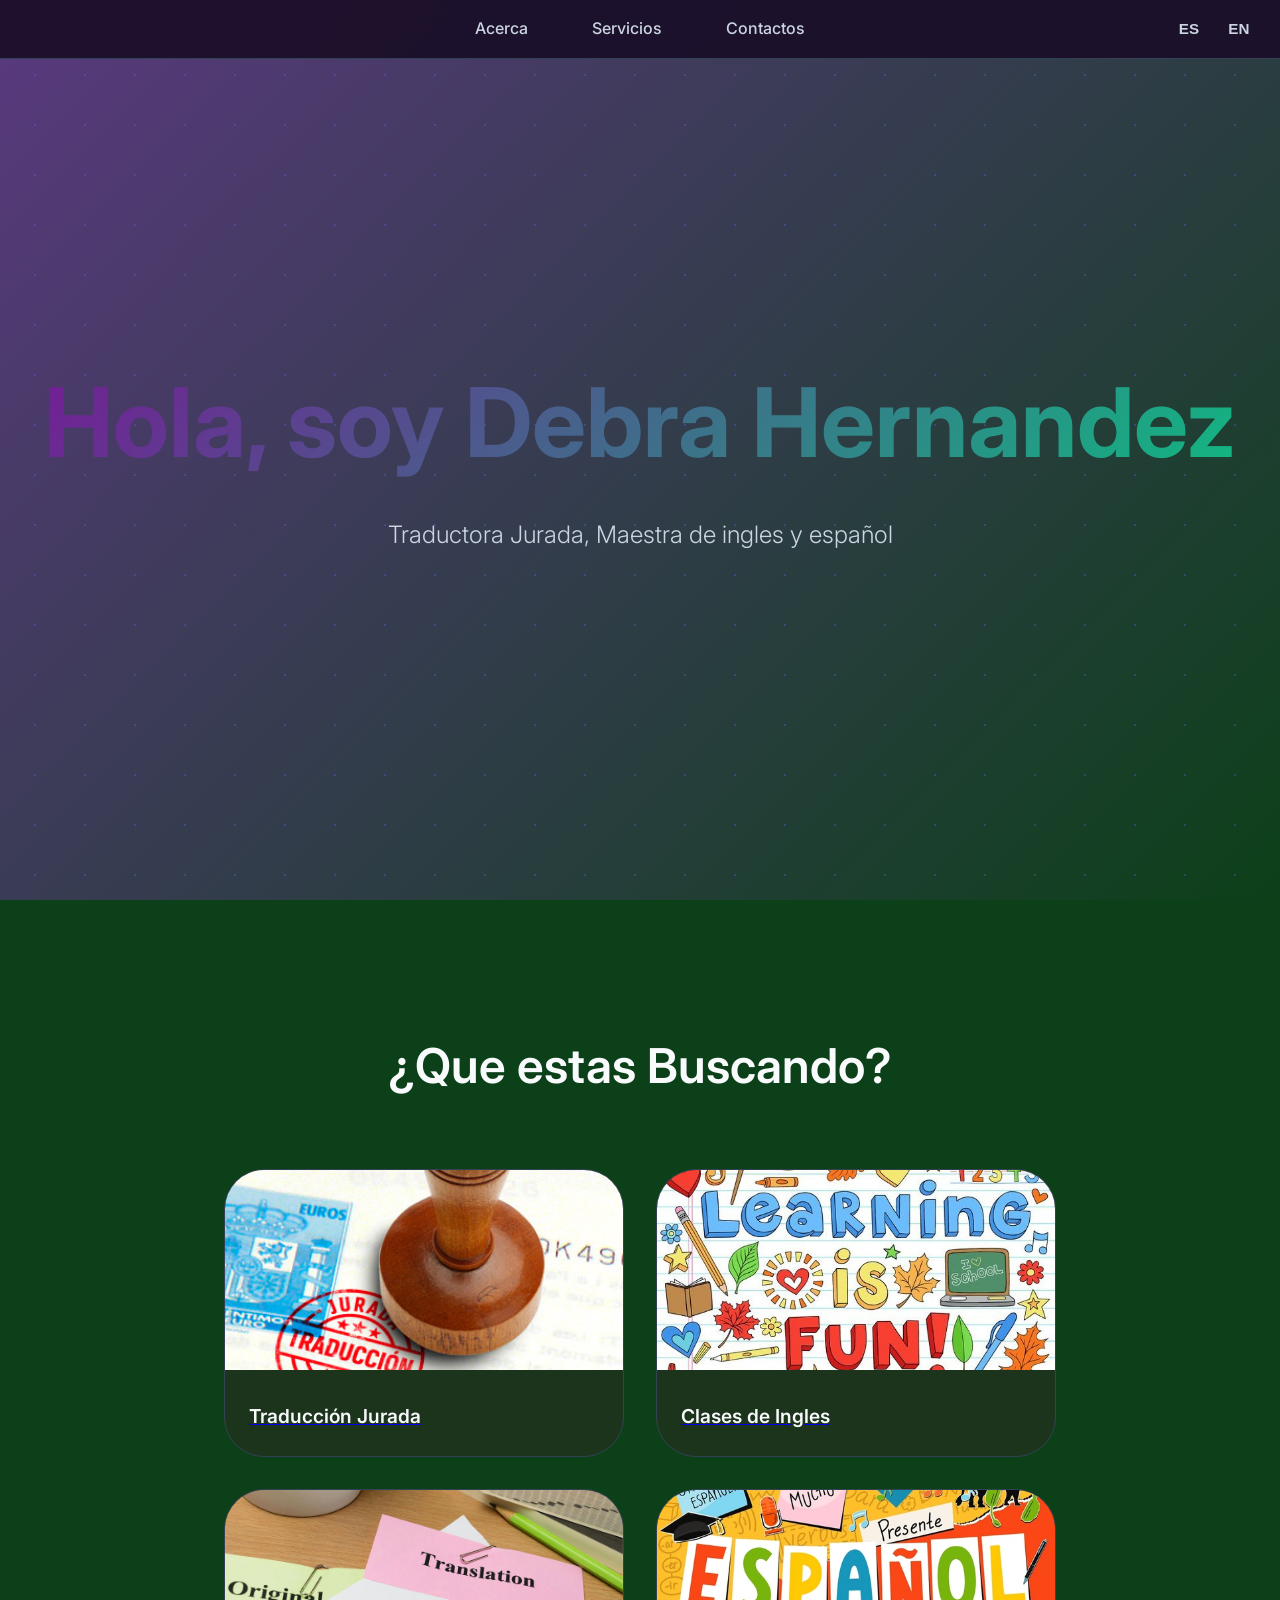
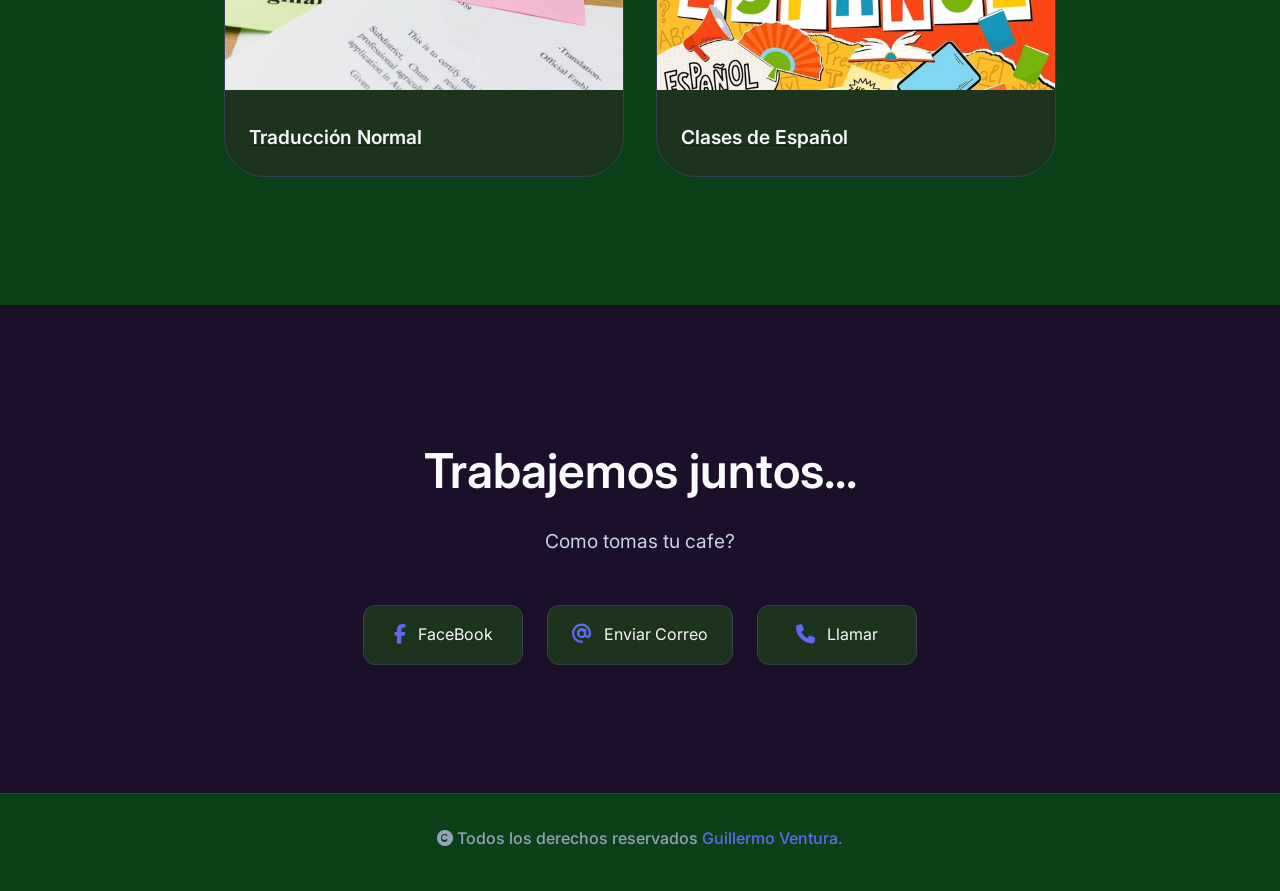
<file: index.html>
<!DOCTYPE html>
<html lang="es">
<head>
    <meta charset="UTF-8">
    <meta name="viewport" content="width=device-width, initial-scale=1.0">
    <title>Spanish or Inglish</title>
    <link href="https://fonts.googleapis.com/css2?family=Inter:wght@300;400;500;600;700&display=swap" rel="stylesheet">
    <link rel="stylesheet" href="https://cdnjs.cloudflare.com/ajax/libs/font-awesome/6.4.0/css/all.min.css">
    <link rel="stylesheet" href="style.css">
</head>
<body>
    <nav id="navbar" class="nav">
        <ul class="nav-list">
            <li><a href="#welcome-section" data-section="nav-list" data-value="welcome-section">Acerca</a></li>
            <li><a href="#projects" data-section="nav-list" data-value="projects">Servicios</a></li>
            <li><a href="#contact" data-section="nav-list" data-value="contact">Contactos</a></li>
        </ul>
        <div id="language-buttons" class="language-buttons">
            <button data-language="es">ES</button>
            <button data-language="en">EN</button>
        </div>
    </nav>
    <section id="welcome-section" class="welcome-section">
        <h1 data-section="welcome-section" data-value="title">Hola, soy Debra Hernandez</h1>
        <p data-section="welcome-section" data-value="subtitle">Traductora Jurada, Maestra de ingles y español</p>
    </section>
    <section id="projects" class="projects-section">
        <h2 class="projects-section-header" data-section="projects" data-value="title">
            ¿Que estas Buscando?
        </h2>
        <div class= "projects-grid">
            <a href= "jurada.html" target= "_blank" class="project">
                <img
                class="project-image"
                src="jurada.png"
                alt="Proyecto Calculadora"
                />
                <p class="project-title" data-section="project-title" data-value="jurada">
                    Traducción Jurada 
                </p>
            </a>
            <a href= "#" target= "_blank" class="project">
                <img
                class="project-image"
                src="ingles.png"
                alt="Proyecto conexion con un Servidor"
                />
                <p class="project-title" data-section="project-title" data-value="ingles">
                    Clases de Ingles
                </p>
            </a>
            <a href= "#" target= "_blank" class="project">
                <img
                class="project-image"
                src="normal.png"
                alt="Proyecto pagina de un banco"
                />
                <p class="project-title" data-section="project-title" data-value="normal">
                    Traducción Normal
                </p>
            </a>
            <a href= "#" target= "_blank" class="project">
                <img
                class="project-image"
                src="espanol.png"
                alt="Proyecto adivina el numero"
                />
                <p class="project-title" data-section="project-title" data-value="espanol">
                    Clases de Español
                </p>
            </a>
        </div>
    </section>
    <section id="contact" class="contact-section">
        <div class="contact-section-header">
            <h2 data-section="contact" data-value="title">Trabajemos juntos...</h2>
            <p data-section="contact" data-value="subtitle">Como tomas tu cafe?</p>
        </div>
        <div class="contact-links">
            <a href="#" target="_blank" class="contact-details">
                <i class="fa-brands fa-facebook-f"></i>
                FaceBook
            </a>
            <a href="#" target="_blank" class="contact-details" data-section="contact-links" data-value="email">
                <i class="fas fa-at"></i>
                Enviar Correo
            </a>
            <a href="#" target="_blank" class="contact-details" data-section="contact-links" data-value="phone">
                <i class="fa-solid fa-phone"></i>
                Llamar 
            </a>
        </div>
    </section>
    <footer>
        <p data-section="footer" data-value="copyright"><i class="fa-solid fa-copyright"></i> Todos los derechos reservados <a href="#"> Guillermo Ventura.</a></p>
    </footer>
    <script src="script.js"></script>
</body>
</html>
</file>
<file: style.css>
* {
    margin: 0;
    padding: 0;
    box-sizing: border-box;
}   

:root {
    --h1-color: #761895;
    --primary-bg: #1b0f2af2;
    --primary-bg2: #5a397f;
    --secondary-bg: #0c4019;
    --accent-bg: #f8f8f8;
    --text-primary: #f8fafc;
    --text-secondary: #cbd5e1;
    --text-muted: #94a3b8;
    --accent-color: #6366f1;
    --accent-hover: #4f46e5;
    --success-color: #10b981;
    --border-color: #334155;
    --card-bg: #1c331c;
}

body {
    font-family: 'Inter', sans-serif;
    line-height: 1.6;
    color: var(--text-primary);
    background-color: var(--primary-bg);
}

.nav {
    position: fixed;
    top: 0;
    width: 100%;
    background-color: #1b0f2af2;
    -webkit-backdrop-filter: blur(10px);
    backdrop-filter: blur(10px);
    border-bottom: 1px solid var(--border-color);
    z-index: 1000;
    transition: all 0.3s ease;
}

.nav-list {
    display: flex;
    justify-content: center;
    list-style: none;
    padding: 1rem 0;
    gap: 2rem;
}

.nav-list a{
    color: var(--text-secondary);
    text-decoration: none;
    font-weight: 500;
    padding: 0.5rem 1rem;
    border-radius: 8px;
    transition: all 0.3s ease;
    position: relative;
}

.nav-list a:hover{
    color: var(--text-primary);
    background-color: var(--secondary-bg);
}

.language-buttons {
    position: absolute;
    right: 1rem;
    top: 50%;
    transform: translateY(-50%);
    display: flex;
    gap: 0.5rem;
    background-color: transparent;
    border: none;
    align-items: center;
    padding: 0.25rem;
    border-radius: 8px;
}

.language-buttons button {
    -webkit-appearance: none;
    appearance: none;
    background: transparent;
    color: var(--text-secondary);
    border: 1px solid transparent;
    padding: 0.35rem 0.6rem;
    border-radius: 6px;
    cursor: pointer;
    font-weight: 600;
    font-size: 0.95rem;
}

.language-buttons button:hover {
    background: rgba(255,255,255,0.04);
    color: var(--text-primary);
    border-color: rgba(255,255,255,0.06);
}

.language-buttons button.active {
    background: var(--accent-color);
    color: white;
    box-shadow: 0 6px 18px rgba(99,102,241,0.18);
    border-color: var(--accent-hover);
}

.language-buttons button:focus {
    outline: 3px solid rgba(79,70,229,0.18);
    outline-offset: 2px;
}

.welcome-section {
    min-height: 100vh;
    display: flex;
    flex-direction: column;
    align-items: center;
    text-align: center;
    background: linear-gradient(135deg, var(--primary-bg2) 0%, var(--secondary-bg) 100%);
    position: relative;
    overflow: hidden;
    justify-content: center;
}

.welcome-section::before{
    content: '';
    position: absolute;
    width: 200%;
    height: 200%;
    background: radial-gradient(circle, var(--accent-color) 1px, transparent 1px);
    background-size: 50px 50px;
    opacity: 0.3;
}

.welcome-section h1{
    padding-top: 2rem;
    font-size: clamp(3rem, 8vw, 6rem);
    font-weight: 700;
    margin-bottom: 1rem;
    background: linear-gradient(135deg, var(--h1-color), #10b981);
    -webkit-background-clip: text;
    -webkit-text-fill-color: transparent;
    background-clip:text;
    position: relative;
    z-index: 1;
}

.welcome-section p{
    font-size: 1.5rem;
    color: var(--text-secondary);
    font-weight: 300;
    margin-bottom: 2rem;
    position: relative;
    z-index: 1;
}

.projects-section {
    padding: 8rem 2rem;
    background-color: var(--secondary-bg);
}

.projects-section-header {
    text-align: center;
    font-size: 3rem;
    margin-bottom: 4rem;
    color: var(--text-primary);
    font-weight: 600;
}

.projects-grid {
    display: flex;
    flex-wrap: wrap;
    justify-content: center;
    gap: 2rem;
    max-width: 1200px;
    margin: 0 auto;
    margin-top: 1rem;
    padding: 0 1rem;
}

.project {
    background: var(--card-bg);
    border-radius: 40px;
    overflow: hidden;
    transition: all 0.3s ease;
    border: 1px solid var(--border-color);
    width: 400px;
}

.project:hover{
    transform: translateY(-8px);
    box-shadow: 0 20px 40px rgba(99,102,241,0.15);
    border-color: var(--accent-color);
}

.project-image {
    width: 100%;
    height: 200px;
    object-fit: cover;
    transition: all 0.3s ease;
}

.project:hover .project-image{
    transform: scale(1.05);
}

.project-title {
    padding: 1.5rem;
    color: var(--text-primary);
    font-size: 1.2rem;
    font-weight: 600;
    display: flex;
    align-items: center;
    gap: 0.5rem;
}

span {
    color: var(--accent-color);
    font-family: 'Courier New', Courier, monospace;
    font-weight: 700;
}

.btn-show-all {
    display: inline-block;
    align-items: center;
    gap: 0.5rem;
    background: var(--accent-color);
    color: white;
    padding: 1rem 2rem;
    border-radius: 12px;
    text-decoration: none;
    font-weight: 600;
    transition: all 0.3s ease;
    margin: 3rem auto 0;
    display: block;
    width: fit-content;
}

.btn-show-all:hover {
    background-color: var(--accent-hover);
    transform: translateY(-2px);
    box-shadow: 0 10px 20px rgba(99,102,241,0.3);
}

.contact-section {
    padding: 8rem 2rem;
    background: var(--primary-bg);
    text-align: center;
}

.contact-section-header h2{
    font-size: 3rem;
    margin-bottom: 1rem;
    color: var(--text-primary);
    font-weight: 600;
}

.contact-section-header p{
    font-size: 1.2rem;
    color: var(--text-secondary);
    margin-bottom: 3rem;
}

.contact-links {
    display: flex;
    flex-wrap: wrap;
    justify-content: center;
    gap: 1.5rem;
    max-width: 800px;
    margin: 0 auto;
}

.contact-details {
    display: inline-flex;
    align-items: center;
    gap: 0.75rem;
    background: var(--card-bg);
    color: var(--text-primary);
    padding: 1rem 1.5rem;
    border-radius: 12px;
    text-decoration: none;
    border: 1px solid var(--border-color);
    transition: all 0.3s ease;
    min-width: 160px;
    justify-content: center;
}

.contact-details:hover {
    background: var(--accent-color);
    transform: translateY(-2px);
    border-color: var(--accent-color);
}

.contact-details i{
    font-size: 1.2rem;
    color: var(--accent-color);
}

footer {
    background: var(--secondary-bg);
    padding: 2rem;
    text-align: center;
    color: var(--text-muted);
    border-top: 1px solid var(--border-color);
}

footer p{
    margin-bottom: 0.5rem;
    text-decoration: none;
    font-weight: 500;
}

footer a{
    color: var(--accent-color);
    text-decoration: none;
    font-weight: 500;
}

footer a:hover{
    color: var(--accent-hover);
}
</file>
